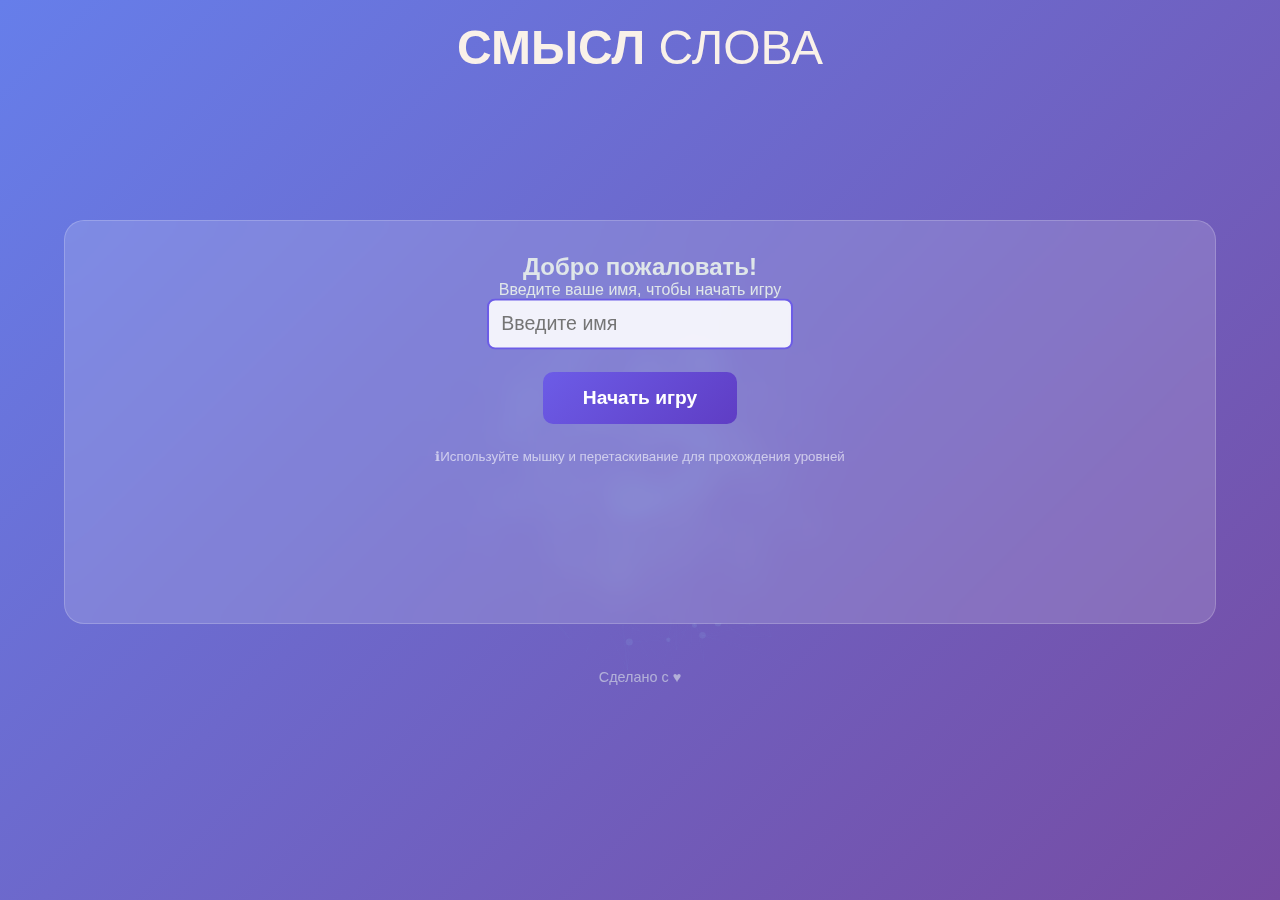
<file: index.html>
<!DOCTYPE html>
<html lang="ru">
<head>
  <meta charset="UTF-8">
  <meta name="viewport" content="width=device-width, initial-scale=1.0">
  <title>Игра: Смысл Слова</title>
  <link rel="stylesheet" href="style.css">
</head>
<body>
<div id="large-header" class="large-header">
  <canvas id="demo-canvas"></canvas>
</div>

<div class="container">
  <h1 class="main-title">
    СМЫСЛ <span class="thin">СЛОВА</span>
  </h1>


  <div id="auth-screen" class="card">
    <h2>Добро пожаловать!</h2>
    <p>Введите ваше имя, чтобы начать игру</p>
    <input type="text" id="nameInput" placeholder="Введите имя" maxlength="20"
           style="padding:12px; font-size:1.2em; width: 100%; max-width: 300px; border-radius: 8px; border: 2px solid var(--primary);">
    <br><br>
    <button class="btn btn-large" onclick="startGame()">
      Начать игру
    </button>
    <br><br>
    <small style="color: rgba(255,255,255,0.6);">
      ℹИспользуйте мышку и перетаскивание для прохождения уровней
    </small>
  </div>


  <div id="menu-screen" style="display:none;">

    <div class="side-panels">

      <div class="side-panel">
        <div class="card compact-card">
          <h3 style="margin-bottom: 15px;">Топ игроков</h3>
          <div id="mini-leaderboard">
            <div class="loading-text">Загрузка...</div>
          </div>
          <button class="btn btn-small" onclick="window.location.href='leaderboard.html'" style="margin-top: 10px;">
            Полная таблица
          </button>
        </div>
      </div>


      <div class="main-panel">
        <div class="card">
          <div class="player-info">
            <div class="player-stats">
              <div class="stat-item">
                <span class="stat-label">Игрок:</span>
                <span id="welcome-text" class="stat-value"></span>
              </div>
              <div class="stat-item">
                <span class="stat-label">Очки:</span>
                <span id="score-text" class="stat-value">0</span>
              </div>
              <div class="stat-item">
                <span class="stat-label">Пройдено:</span>
                <span id="completed-text" class="stat-value">0/3</span>
              </div>
            </div>
          </div>

          <h3 style="margin-top: 20px; margin-bottom: 15px;">Выберите уровень</h3>

          <div class="level-grid">
            <div id="lvl1" class="level-card" onclick="goTo(1)">
              <h3>Уровень 1</h3>
              <p class="level-desc">Пары</p>
              <div class="level-info">
                <small>90 сек</small>
              </div>
              <div class="level-stats" id="stats-1"></div>
            </div>

            <div id="lvl2" class="level-card" onclick="goTo(2)">
              <h3>Уровень 2</h3>
              <p class="level-desc">Скорость</p>
              <div class="level-info">
                <small>120 сек</small>
              </div>
              <div class="level-stats" id="stats-2"></div>
            </div>

            <div id="lvl3" class="level-card" onclick="goTo(3)">
              <h3>Уровень 3</h3>
              <p class="level-desc">Скорость</p>
              <div class="level-info">
                <small>120 сек</small>
              </div>
              <div class="level-stats" id="stats-3"></div>
            </div>
          </div>

          <div style="margin-top: 20px;">
            <button class="btn" style="background:#e17055" onclick="resetProgress()">
              Сбросить прогресс
            </button>
            <button class="btn" style="background:#d63031" onclick="UserManager.logout()">
              Сменить игрока
            </button>
          </div>
        </div>
      </div>


      <div class="side-panel">
        <div class="card compact-card">
          <h3 style="margin-bottom: 15px;">Как играть</h3>
          <div class="how-to-play">
            <div class="instruction-item">
              <p>1 уровень: переносите слова из кружков в наиболее подходящие категории согласно словам внутри.</p>
            </div>
            <div class="instruction-item">
              <p>Уровень 2: переносите слова в нужные категории, но теперь слова падают!</p>
            </div>
            <div class="instruction-item">
              <p>Уровень 3: переносите падающие слова в нужные категории, но теперь это сложнее намного!</p>
            </div>
            <div class="instruction-item">
              <p>Не забудьте про время!</p>
            </div>
          </div>
        </div>
      </div>
    </div>
  </div>

  <footer style="text-align: center; margin-top: 20px; opacity: 0.6; font-size: 0.9em;">
    <p>Сделано с ♥</p>
  </footer>
</div>

<script src="script.js"></script>
<script>
    function startGame() {
        const nameInput = document.getElementById('nameInput');
        const name = nameInput.value.trim();

        if (!name || name.length === 0) {
            nameInput.style.borderColor = '#d63031';
            nameInput.style.animation = 'shake 0.5s';
            setTimeout(() => {
                nameInput.style.borderColor = '';
                nameInput.style.animation = '';
            }, 500);
            NotificationManager.show("⚠ Введите имя!", 'error');
            return;
        }

        UserManager.login(name);
    }

    document.addEventListener('DOMContentLoaded', () => {
        const nameInput = document.getElementById('nameInput');
        if (nameInput) {
            nameInput.addEventListener('keypress', (e) => {
                if (e.key === 'Enter') {
                    startGame();
                }
            });
            nameInput.focus();
        }

        const adminSequence = ['а', 'д', 'м', 'и', 'н'];
        let adminProgress = 0;

        document.addEventListener('keydown', (event) => {
            const key = event.key.toLowerCase();
            if (key === adminSequence[adminProgress]) {
                adminProgress++;
                if (adminProgress === adminSequence.length) {
                    adminProgress = 0;
                    unlockAllLevels();
                }
            } else {
                adminProgress = key === adminSequence[0] ? 1 : 0;
            }
        });
    });

    function resetProgress() {
        if (!UserManager.user) return;

        //if (confirm("Вы уверены? Это сбросит весь ваш прогресс.")) {
            UserManager.user.unlocked = 1;
            UserManager.user.completedLevels = [];
            UserManager.user.attempts = {};
            UserManager.user.bestTimes = {};
            UserManager.user.score = 0;
            UserManager.save();
            window.location.reload();
        //}
    }

    function loadMiniLeaderboard() {
        const container = document.getElementById('mini-leaderboard');
        const leaders = LeaderboardManager.getTopPlayers(5);

        if (leaders.length === 0) {
            container.innerHTML = '<p style="opacity: 0.6; font-size: 0.9em;">Пока нет результатов</p>';
            return;
        }

        let html = '<div class="mini-leaderboard-list">';
        leaders.forEach((player, index) => {
            const medal = `${index + 1}.`;
            const isCurrentUser = UserManager.user && player.name === UserManager.user.name;
            html += `
                <div class="mini-leader-item ${isCurrentUser ? 'current-user' : ''}">
                    <span class="leader-rank">${medal}</span>
                    <span class="leader-name">${player.name}</span>
                    <span class="leader-score">${player.score}</span>
                </div>
            `;
        });
        html += '</div>';
        container.innerHTML = html;
    }

    function unlockAllLevels() {
        if (!UserManager.user) return;
        UserManager.user.unlocked = 3;
        UserManager.user.completedLevels = [1, 2, 3];
        UserManager.save();
        NotificationManager.show("Режим администратора активирован: все уровни разблокированы!", 'success', 5000);
        setTimeout(() => window.location.reload(), 3000);
    }

    window.onload = () => {
        AnimatedBackground.init();

        if (UserManager.user) {
            document.getElementById('auth-screen').style.display = 'none';
            document.getElementById('menu-screen').style.display = 'block';
            document.getElementById('welcome-text').innerText = UserManager.user.name;
            document.getElementById('score-text').innerText = UserManager.user.score;
            document.getElementById('completed-text').innerText =
                UserManager.user.completedLevels.length + '/3';

            loadMiniLeaderboard();

            for(let i = 1; i <= 3; i++) {
                const card = document.getElementById(`lvl${i}`);
                const statsDiv = document.getElementById(`stats-${i}`);

                if (i > UserManager.user.unlocked) {
                    card.classList.add('disabled');
                    card.style.cursor = 'not-allowed';
                }

                if (UserManager.user.completedLevels.includes(i)) {
                    card.classList.add('completed');

                    const attempts = UserManager.user.attempts[i] || 0;
                    const bestTime = UserManager.user.bestTimes[i];
                    let statsHTML = '<small>Пройдено';

                    if (bestTime) {
                        const mins = Math.floor(bestTime / 60);
                        const secs = bestTime % 60;
                        statsHTML += ` | ${mins}:${secs.toString().padStart(2, '0')}`;
                    }

                    if (attempts > 1) {
                        statsHTML += ` | ${attempts}x`;
                    }

                    statsHTML += '</small>';
                    statsDiv.innerHTML = statsHTML;
                }
            }
        } else {
            setTimeout(() => {
                const input = document.getElementById('nameInput');
                if (input) input.focus();
            }, 100);
        }
    };

    function goTo(lvl) {
        if (UserManager.user && lvl <= UserManager.user.unlocked) {
            SoundManager.click();
            window.location.href = `Levels/Level${lvl}/select-mode.html`;
        } else {
            SoundManager.error();
            NotificationManager.show("Этот уровень пока недоступен!\nПройдите предыдущие уровни, чтобы разблокировать.", 'error', 5000);
        }
    }
</script>
</body>
</html>
</file>
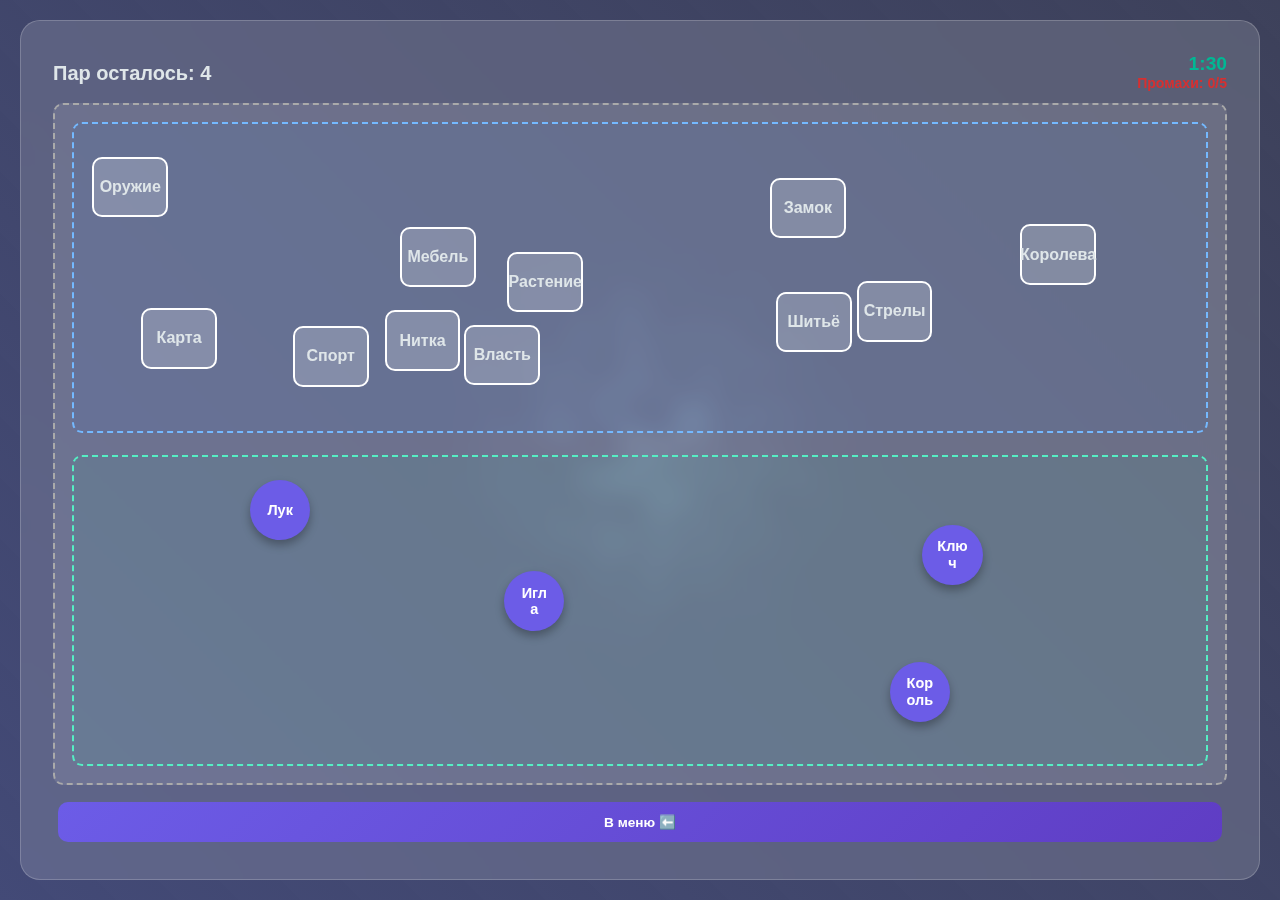
<file: Levels/Level1/index.html>
<!DOCTYPE html>
<html lang="ru">
<head>
    <meta charset="UTF-8">
    <title>Уровень 1</title>
    <link rel="stylesheet" href="../../style.css">
    <link rel="stylesheet" href="style.css">
</head>
<body>

<div id="large-header" style="background: linear-gradient(45deg, rgb(67,74,119), rgba(86,99,184,0.3));
    position: fixed;
    top: 0;
    left: 0;
    width: 100%;
    height: 100vh;"></div>
<canvas id="demo-canvas"></canvas>

<div class="container level-container">
    <div class="card level1-card">
        <h2>Перетащи круги в квадраты (Пары) 🔗</h2>
        <div id="game-area" class="game-area">
            <div id="zone-area" class="zone-area"></div>
            <div id="words-area" class="words-area"></div>
        </div>
        <button class="btn" onclick="history.back()">В меню ⬅️</button>
    </div>
</div>
    <script src="../../script.js"></script>
    <script src="script.js"></script>
<script>
    (function() {
        AnimatedBackground.init();
    })();
</script>
</body>
</html>
</file>
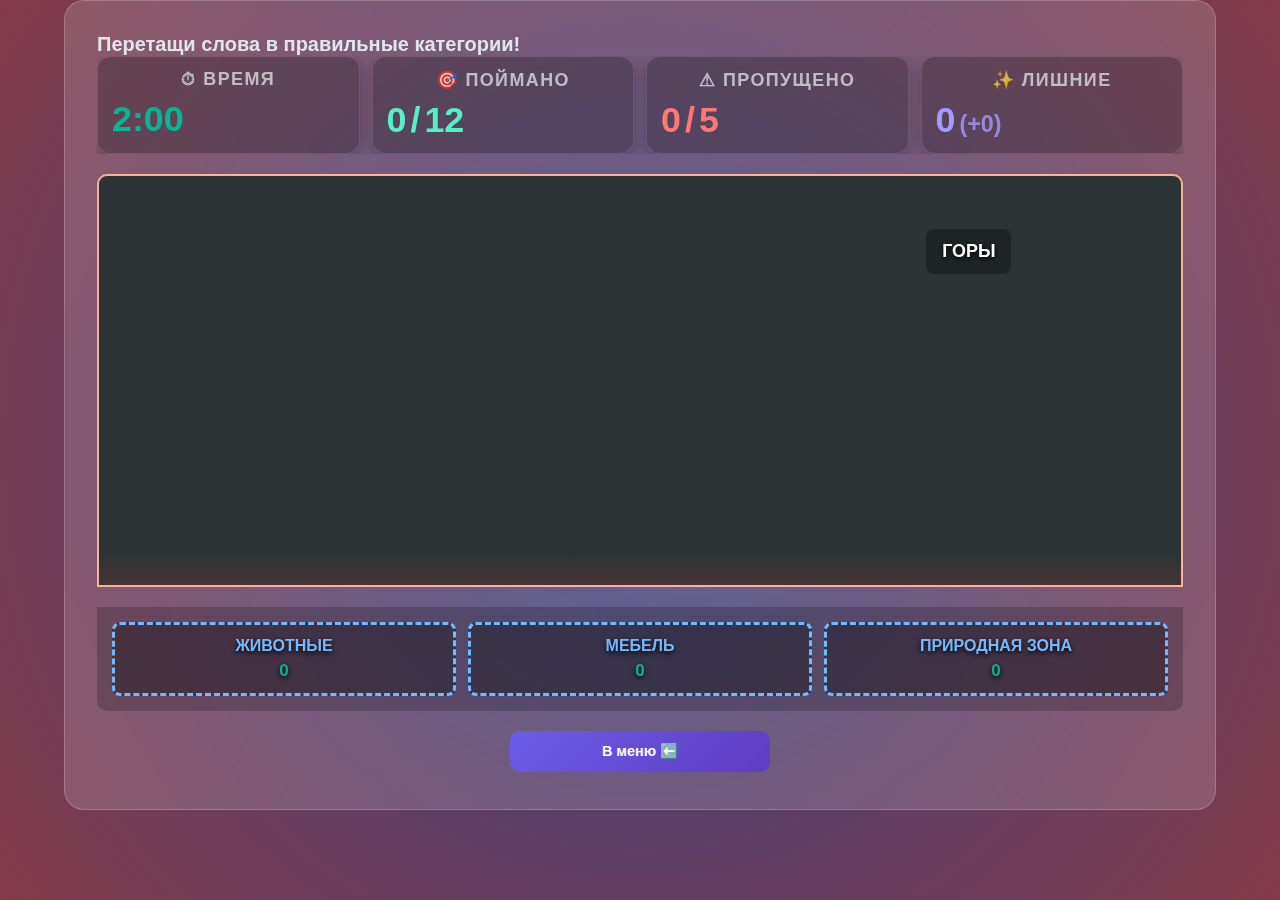
<file: Levels/Level2/index.html>
<!DOCTYPE html>
<html lang="ru">
<head>
  <meta charset="UTF-8">
  <title>Уровень 2</title>
  <link rel="stylesheet" href="../../style.css">
  <link rel="stylesheet" href="style.css">
</head>
<body>
<div id="large-header" style="background: radial-gradient(circle,rgba(63, 94, 251, 0.4) 0%, rgba(252, 70, 107, 0.4) 100%);
    position: fixed;
    top: 0;
    left: 0;
    width: 100%;
    height: 100vh;"></div>
<canvas id="demo-canvas"></canvas>
</div>
<div class="container">
  <div class="card level2-card">
    <div class="level-content">
      <h2>Перетащи слова в правильные категории! ⚡</h2>
      <div id="storm-area" class="storm-area"></div>
      <div id="categories-area" class="categories-area"></div>
    </div>
    <button class="btn level2-menu-btn" onclick="history.back()">В меню ⬅️</button>
  </div>
</div>
<script src="../../script.js"></script>
<script src="script.js"></script>
</body>
<script>
    (function() {
        AnimatedBackground.init();
    })();
</script>
</html>
</file>
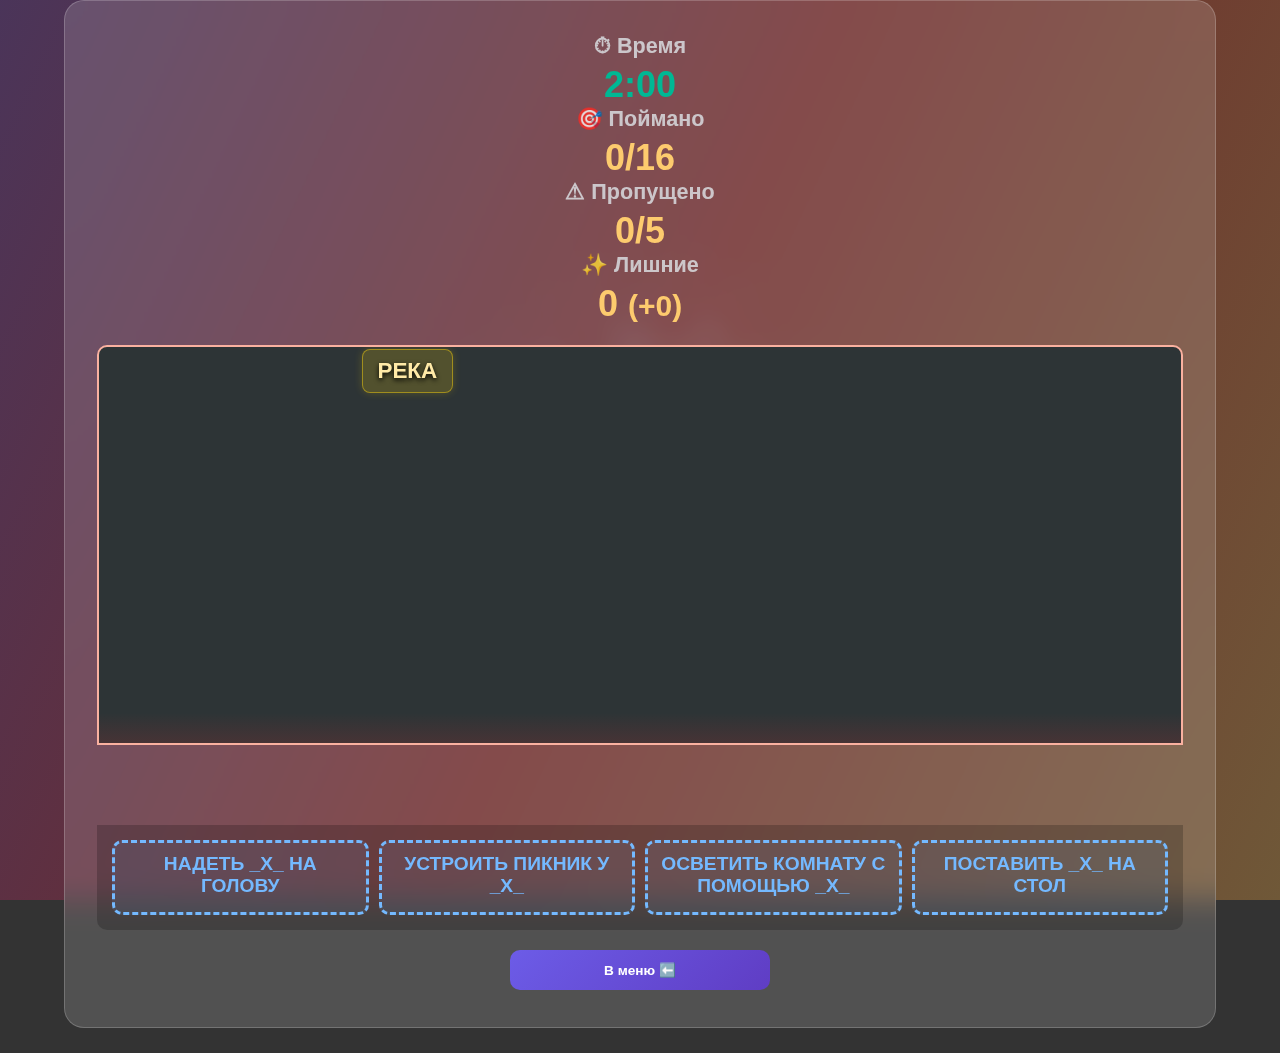
<file: Levels/Level3/index.html>
<!DOCTYPE html>
<html lang="ru">
<head>
  <meta charset="UTF-8">
  <title>Уровень 3</title>
  <link rel="stylesheet" href="../../style.css">
  <link rel="stylesheet" href="style.css">
</head>
<body>
<div id="large-header" style="background: linear-gradient(115deg,rgba(131, 58, 180, 0.3) 0%, rgba(253, 29, 29, 0.3) 50%, rgba(252, 176, 69, 0.3) 100%);
    position: fixed;
    top: 0;
    left: 0;
    width: 100%;
    height: 100vh;"></div>
<canvas id="demo-canvas"></canvas>
</div>
<div class="container">
  <div class="card level2-card">
    <div class="level-content">
      <h2>Подбери слово под подсказку «_Х_»! 🔥</h2>
      <div id="storm-area" class="storm-area"></div>
      <div id="categories-area" class="categories-area"></div>
    </div>
    <button class="btn level2-menu-btn" onclick="history.back()">В меню ⬅️</button>
  </div>
</div>
<script src="../../script.js"></script>
<script src="script.js"></script>
<script>
    (function() {
        AnimatedBackground.init();
    })();
</script>
</body>
</html>
</file>
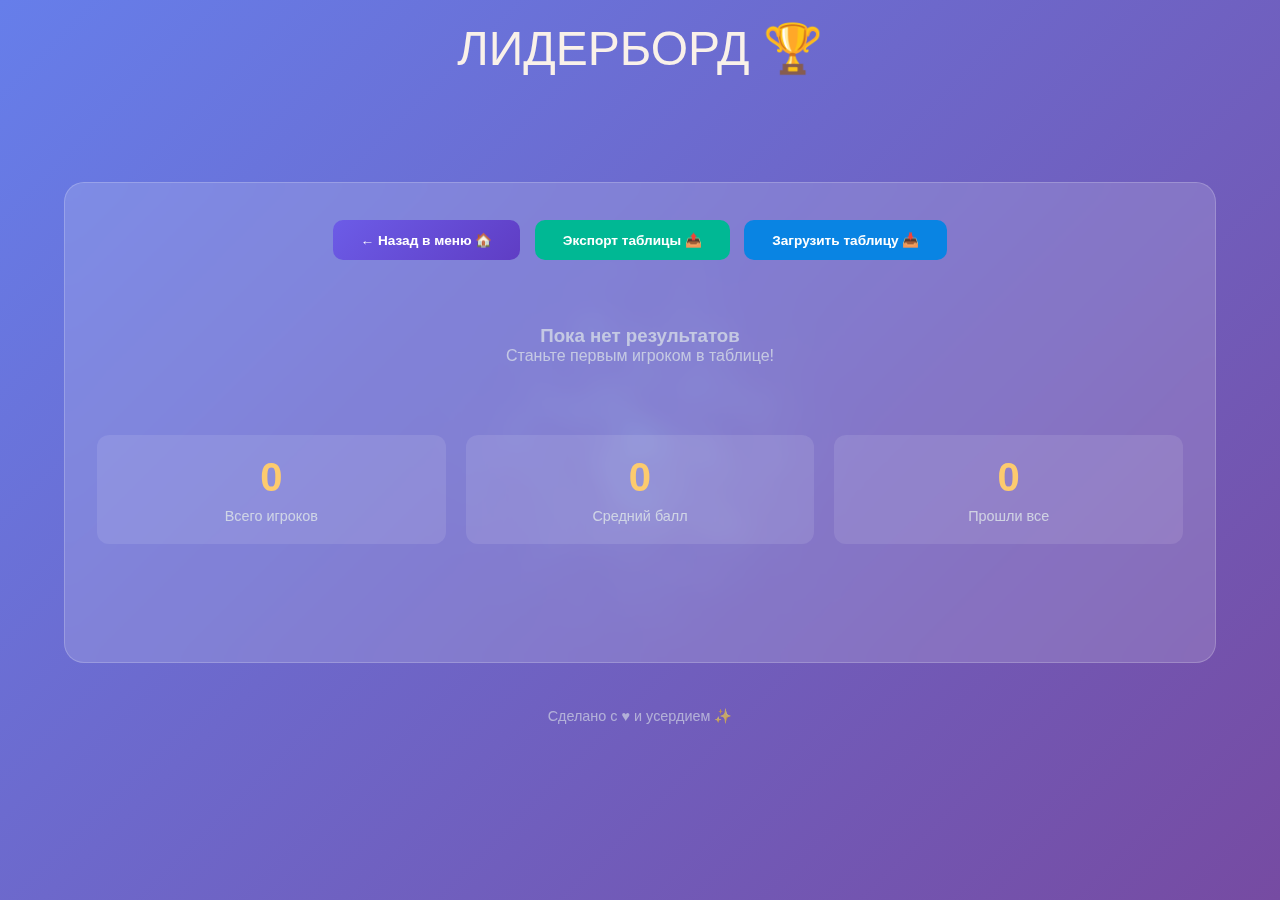
<file: leaderboard.html>
<!DOCTYPE html>
<html lang="ru">
<head>
  <meta charset="UTF-8">
  <meta name="viewport" content="width=device-width, initial-scale=1.0">
  <title>Лидерборд - Смысл Слова</title>
  <link rel="stylesheet" href="style.css">
</head>
<body>
<div id="large-header" class="large-header">
  <canvas id="demo-canvas"></canvas>
</div>

<div class="container">
  <h1 class="main-title">
    <span class="thin">ЛИДЕРБОРД 🏆</span>
  </h1>

  <div class="card">
    <div style="margin-bottom: 20px;">
      <button class="btn" onclick="window.location.href='index.html'">
        ← Назад в меню 🏠
      </button>
      <button class="btn" style="background:#00b894" onclick="exportLeaderboard()">
        Экспорт таблицы 📤
      </button>
      <button class="btn" style="background:#0984e3" onclick="document.getElementById('importFile').click()">
        Загрузить таблицу 📥
      </button>
      <input type="file" id="importFile" accept=".json" style="display:none" onchange="importLeaderboard(event)">
    </div>

    <div id="leaderboard-container" class="leaderboard-table">
      <div class="loading-text">Загрузка...</div>
    </div>

    <div class="leaderboard-stats" id="stats-info">
      <!-- Статистика будет здесь -->
    </div>
  </div>

  <footer style="text-align: center; margin-top: 20px; opacity: 0.6; font-size: 0.9em;">
    <p>Сделано с ♥ и усердием ✨</p>
  </footer>
</div>

<script src="script.js"></script>
<script>
    function loadLeaderboard() {
        const container = document.getElementById('leaderboard-container');
        let players = LeaderboardManager.getAllPlayers();

        if (players.length === 0) {
            container.innerHTML = `
            <div style="text-align: center; padding: 40px; opacity: 0.7;">
                <h3>Пока нет результатов</h3>
                <p>Станьте первым игроком в таблице!</p>
            </div>
        `;
            updateStats(players);
            return;
        }

        let html = `
        <table class="leaderboard">
            <thead>
                <tr>
                    <th>Место</th>
                    <th>Игрок</th>
                    <th>Очки</th>
                    <th>Пройдено</th>
                    <th>Лучшее время</th>
                </tr>
            </thead>
            <tbody>
    `;

        players.forEach((player, index) => {
            const medal = `${index + 1}`;
            const isCurrentUser = UserManager.user && player.name === UserManager.user.name;

            const bestTime = player.bestTimes ? Math.min(...Object.values(player.bestTimes).filter(t => t > 0)) : 0;
            const bestTimeStr = bestTime && isFinite(bestTime) ? formatTime(bestTime) : '-';
            console.log(`${bestTimeStr !== isNaN(bestTimeStr)} - ${bestTime}`);

            html += `
            <tr class="${isCurrentUser ? 'current-user-row' : ''}">
                <td class="rank-cell">${medal}</td>
                <td class="name-cell">${player.name}</td>
                <td class="score-cell">${player.score}</td>
                <td class="levels-cell">${player.completedLevels.length}/3</td>
                <td class="time-cell">${bestTimeStr ? bestTimeStr : 0}</td>
            </tr>
        `;
        });

        html += `
            </tbody>
        </table>
    `;

        container.innerHTML = html;
        updateStats(players);
    }

    function formatTime(seconds) {
        const mins = Math.floor(seconds / 60);
        const secs = seconds % 60;
        return `${mins}:${secs.toString().padStart(2, '0')}`;
    }

    function updateStats(players) {
        const statsContainer = document.getElementById('stats-info');
        const totalPlayers = players.length;
        const avgScore = totalPlayers > 0 ? Math.round(players.reduce((sum, p) => sum + p.score, 0) / totalPlayers) : 0;
        const completedAll = players.filter(p => p.completedLevels.length >= 3).length;

        statsContainer.innerHTML = `
        <div class="stats-grid">
            <div class="stat-box">
                <div class="stat-number">${totalPlayers}</div>
                <div class="stat-label">Всего игроков</div>
            </div>
            <div class="stat-box">
                <div class="stat-number">${avgScore}</div>
                <div class="stat-label">Средний балл</div>
            </div>
            <div class="stat-box">
                <div class="stat-number">${completedAll}</div>
                <div class="stat-label">Прошли все</div>
            </div>
        </div>
    `;
    }

    function exportLeaderboard() {
        try {
            const data = LeaderboardManager.exportToJSON();
            const blob = new Blob([data], { type: 'application/json' });
            const url = URL.createObjectURL(blob);
            const a = document.createElement('a');
            a.href = url;
            a.download = `leaderboard_${new Date().toISOString().slice(0,10)}.json`;
            document.body.appendChild(a);
            a.click();
            document.body.removeChild(a);
            URL.revokeObjectURL(url);

            NotificationManager.show('Таблица экспортирована успешно!', 'success');
        } catch (e) {
            NotificationManager.show('Ошибка экспорта: ' + e.message, 'error', 6000);
        }
    }

    function importLeaderboard(event) {
        const file = event.target.files[0];
        if (!file) return;

        const reader = new FileReader();
        reader.onload = function(e) {
            try {
                const success = LeaderboardManager.importFromJSON(e.target.result);
                if (success) {
                    loadLeaderboard();
                    NotificationManager.show('Таблица успешно загружена! Игроки с лучшими результатами сохранены.', 'success', 6000);
                } else {
                    NotificationManager.show('Ошибка загрузки таблицы', 'error', 6000);
                }
            } catch (err) {
                NotificationManager.show('Ошибка чтения файла: ' + err.message, 'error', 6000);
            }
            // Сбрасываем input для возможности повторной загрузки того же файла
            event.target.value = '';
        };
        reader.readAsText(file);
    }

    window.onload = () => {
        AnimatedBackground.init();
        loadLeaderboard();
    };
</script>
</body>
</html>
</file>
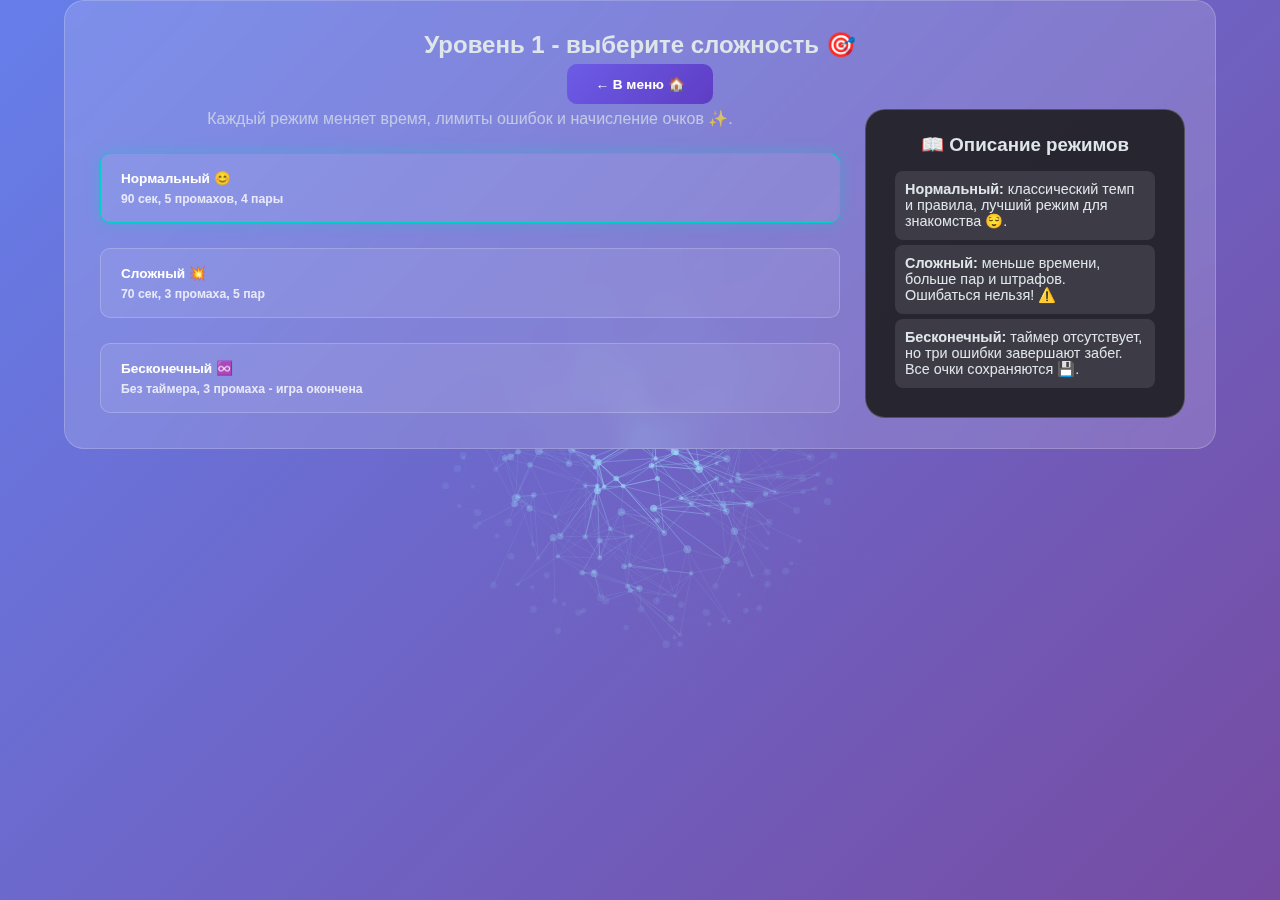
<file: Levels/Level1/select-mode.html>
<!DOCTYPE html>
<html lang="ru">
<head>
    <meta charset="UTF-8">
    <meta name="viewport" content="width=device-width, initial-scale=1.0">
    <title>Уровень 1 - выбор сложности</title>
    <link rel="stylesheet" href="../../style.css">
    <link rel="stylesheet" href="../select-mode.css">
</head>
<body>
<div id="large-header" class="large-header">
    <canvas id="demo-canvas"></canvas>
</div>

<div class="container select-mode-container">
    <div class="card mode-card mode-theme-l1">
        <div class="mode-header">
            <h2>Уровень 1 - выберите сложность 🎯</h2>
        </div>
      <button class="btn" onclick="window.location.href='../../index.html'">← В меню 🏠</button>

        <div class="mode-layout">
            <div class="mode-options">
                <p style="opacity:0.7;">Каждый режим меняет время, лимиты ошибок и начисление очков ✨.</p>
                <div class="mode-grid">
                    <button class="btn mode-btn" data-mode="normal">
                        <strong>Нормальный 😊</strong>
                        <span>90 сек, 5 промахов, 4 пары</span>
                    </button>
                    <button class="btn mode-btn" data-mode="hard">
                        <strong>Сложный 💥</strong>
                        <span>70 сек, 3 промаха, 5 пар</span>
                    </button>
                    <button class="btn mode-btn" data-mode="endless">
                        <strong>Бесконечный ♾️</strong>
                        <span>Без таймера, 3 промаха - игра окончена</span>
                    </button>
                </div>
            </div>

            <div class="mode-info card compact-card" style="background: rgba(20,20,20,0.85);">
                <h3 style="margin-bottom: 15px;">📖 Описание режимов</h3>
                <div class="instruction-item">
                    <p><strong>Нормальный:</strong> классический темп и правила, лучший режим для знакомства 😌.</p>
                </div>
                <div class="instruction-item">
                    <p><strong>Сложный:</strong> меньше времени, больше пар и штрафов. Ошибаться нельзя! ⚠️</p>
                </div>
                <div class="instruction-item">
                    <p><strong>Бесконечный:</strong> таймер отсутствует, но три ошибки завершают забег. Все очки сохраняются 💾.</p>
                </div>
            </div>
        </div>
    </div>
</div>

<script src="../../script.js"></script>
<script>
    (function() {
        AnimatedBackground.init();
        const LEVEL_ID = 1;
        const currentMode = LevelModeManager.get(LEVEL_ID, 'normal');
        const buttons = document.querySelectorAll('.mode-btn');

        buttons.forEach(btn => {
            const mode = btn.dataset.mode;
            if (mode === currentMode) {
                btn.classList.add('active');
            }
            btn.addEventListener('click', () => {
                LevelModeManager.save(LEVEL_ID, mode);
                SoundManager.click();
                window.location.href = './index.html';
            });
        });
    })();
</script>
<script>
    (function() {
        AnimatedBackground.init();
    })();
</script>
</body>
</html>
</file>
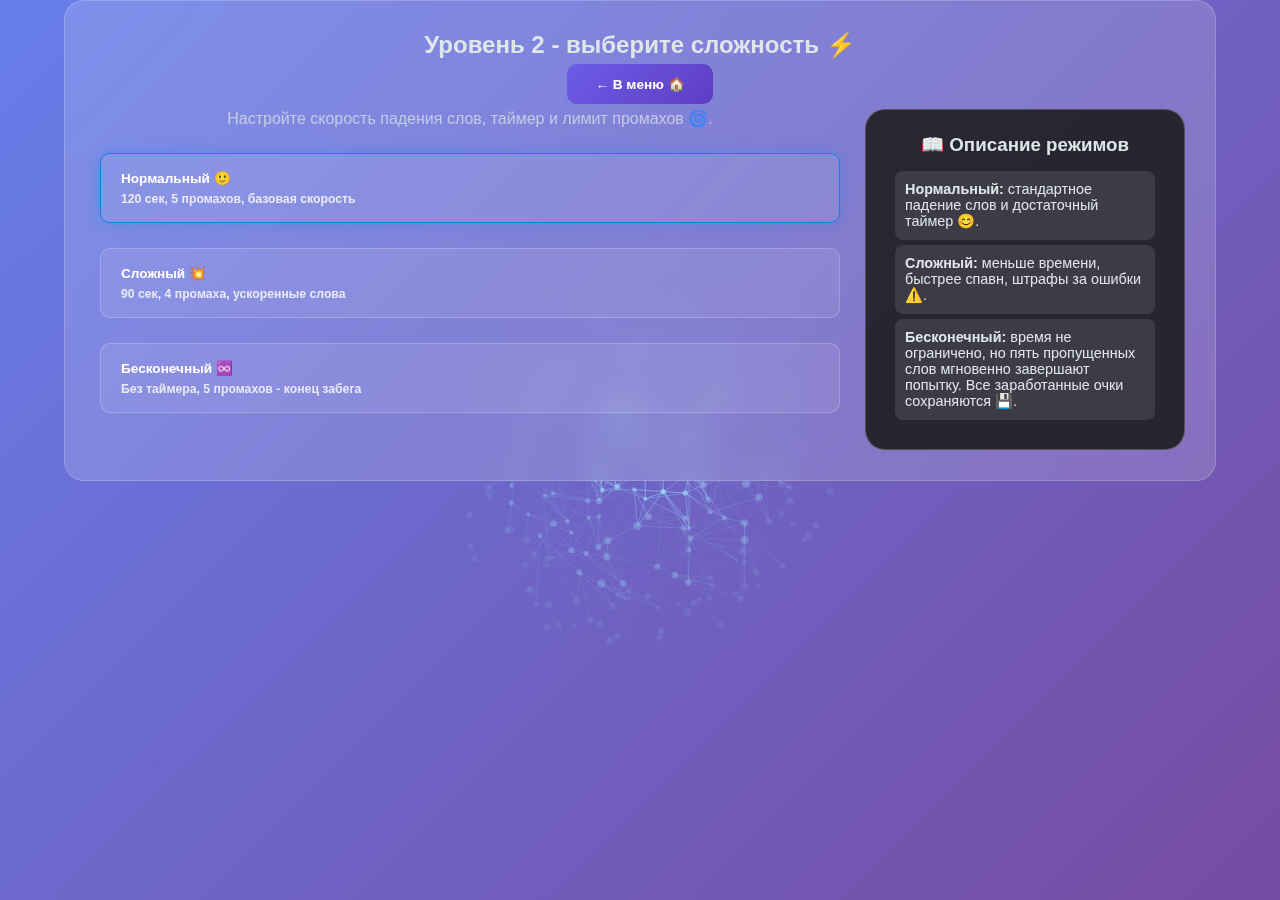
<file: Levels/Level2/select-mode.html>
<!DOCTYPE html>
<html lang="ru">
<head>
    <meta charset="UTF-8">
    <meta name="viewport" content="width=device-width, initial-scale=1.0">
    <title>Уровень 2 - выбор сложности</title>
    <link rel="stylesheet" href="../../style.css">
    <link rel="stylesheet" href="../select-mode.css">
</head>
<body>
<div id="large-header" class="large-header">
    <canvas id="demo-canvas"></canvas>
</div>

<div class="container select-mode-container">
    <div class="card mode-card mode-theme-l2">
        <div class="mode-header">
            <h2>Уровень 2 - выберите сложность ⚡</h2>
        </div>
      <button class="btn" onclick="window.location.href='../../index.html'">← В меню 🏠</button>

        <div class="mode-layout">
            <div class="mode-options">
                <p style="opacity:0.7;">Настройте скорость падения слов, таймер и лимит промахов 🌀.</p>
                <div class="mode-grid">
                    <button class="btn mode-btn" data-mode="normal">
                        <strong>Нормальный 🙂</strong>
                        <span>120 сек, 5 промахов, базовая скорость</span>
                    </button>
                    <button class="btn mode-btn" data-mode="hard">
                        <strong>Сложный 💥</strong>
                        <span>90 сек, 4 промаха, ускоренные слова</span>
                    </button>
                    <button class="btn mode-btn" data-mode="endless">
                        <strong>Бесконечный ♾️</strong>
                        <span>Без таймера, 5 промахов - конец забега</span>
                    </button>
                </div>
            </div>

            <div class="mode-info card compact-card" style="background: rgba(20,20,20,0.85);">
                <h3 style="margin-bottom: 15px;">📖 Описание режимов</h3>
                <div class="instruction-item">
                    <p><strong>Нормальный:</strong> стандартное падение слов и достаточный таймер 😊.</p>
                </div>
                <div class="instruction-item">
                    <p><strong>Сложный:</strong> меньше времени, быстрее спавн, штрафы за ошибки ⚠️.</p>
                </div>
                <div class="instruction-item">
                    <p><strong>Бесконечный:</strong> время не ограничено, но пять пропущенных слов мгновенно завершают попытку. Все заработанные очки сохраняются 💾.</p>
                </div>
            </div>
        </div>
    </div>
</div>

<script src="../../script.js"></script>
<script>
    (function() {
        AnimatedBackground.init();
        const LEVEL_ID = 2;
        const currentMode = LevelModeManager.get(LEVEL_ID, 'normal');
        const buttons = document.querySelectorAll('.mode-btn');

        buttons.forEach(btn => {
            const mode = btn.dataset.mode;
            if (mode === currentMode) {
                btn.classList.add('active');
            }
            btn.addEventListener('click', () => {
                LevelModeManager.save(LEVEL_ID, mode);
                SoundManager.click();
                window.location.href = './index.html';
            });
        });
    })();
</script>
</body>
</html>
</file>
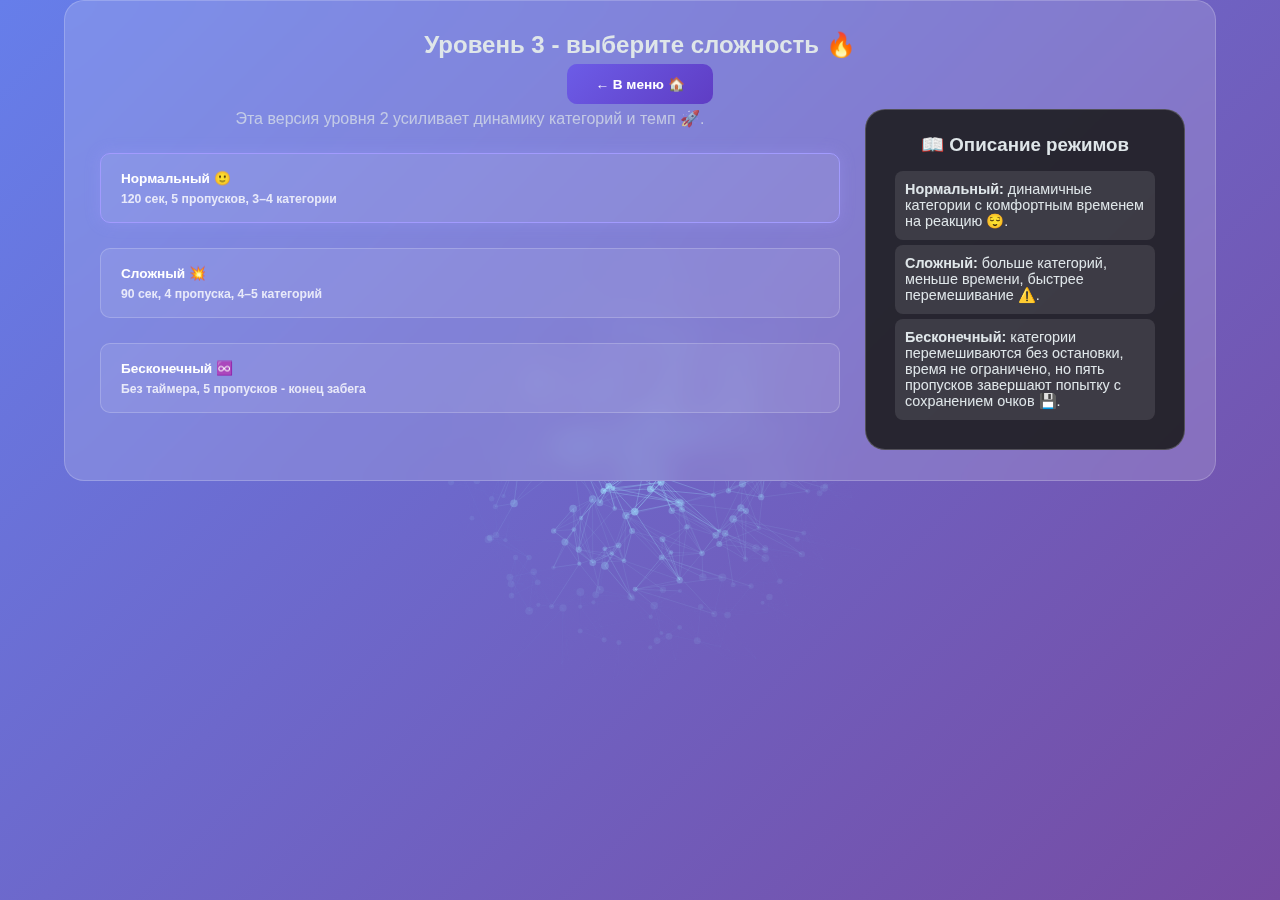
<file: Levels/Level3/select-mode.html>
<!DOCTYPE html>
<html lang="ru">
<head>
    <meta charset="UTF-8">
    <meta name="viewport" content="width=device-width, initial-scale=1.0">
    <title>Уровень 3 - выбор сложности</title>
    <link rel="stylesheet" href="../../style.css">
    <link rel="stylesheet" href="../select-mode.css">
</head>
<body>
<div id="large-header" class="large-header">
    <canvas id="demo-canvas"></canvas>
</div>

<div class="container select-mode-container">
    <div class="card mode-card mode-theme-l3">
        <div class="mode-header">
            <h2>Уровень 3 - выберите сложность 🔥</h2>
        </div>
      <button class="btn" onclick="window.location.href='../../index.html'">← В меню 🏠</button>

        <div class="mode-layout">
            <div class="mode-options">
                <p style="opacity:0.7;">Эта версия уровня 2 усиливает динамику категорий и темп 🚀.</p>
                <div class="mode-grid">
                    <button class="btn mode-btn" data-mode="normal">
                        <strong>Нормальный 🙂</strong>
                        <span>120 сек, 5 пропусков, 3–4 категории</span>
                    </button>
                    <button class="btn mode-btn" data-mode="hard">
                        <strong>Сложный 💥</strong>
                        <span>90 сек, 4 пропуска, 4–5 категорий</span>
                    </button>
                    <button class="btn mode-btn" data-mode="endless">
                        <strong>Бесконечный ♾️</strong>
                        <span>Без таймера, 5 пропусков - конец забега</span>
                    </button>
                </div>
            </div>

            <div class="mode-info card compact-card" style="background: rgba(20,20,20,0.85);">
                <h3 style="margin-bottom: 15px;">📖 Описание режимов</h3>
                <div class="instruction-item">
                    <p><strong>Нормальный:</strong> динамичные категории с комфортным временем на реакцию 😌.</p>
                </div>
                <div class="instruction-item">
                    <p><strong>Сложный:</strong> больше категорий, меньше времени, быстрее перемешивание ⚠️.</p>
                </div>
                <div class="instruction-item">
                    <p><strong>Бесконечный:</strong> категории перемешиваются без остановки, время не ограничено, но пять пропусков завершают попытку с сохранением очков 💾.</p>
                </div>
            </div>
        </div>
    </div>
</div>

<script src="../../script.js"></script>
<script>
    (function() {
        AnimatedBackground.init();
        const LEVEL_ID = 3;
        const currentMode = LevelModeManager.get(LEVEL_ID, 'normal');
        const buttons = document.querySelectorAll('.mode-btn');

        buttons.forEach(btn => {
            const mode = btn.dataset.mode;
            if (mode === currentMode) {
                btn.classList.add('active');
            }
            btn.addEventListener('click', () => {
                LevelModeManager.save(LEVEL_ID, mode);
                SoundManager.click();
                window.location.href = './index.html';
            });
        });
    })();
</script>
</body>
</html>
</file>
<file: style.css>
:root {
    --primary: #6c5ce7;
    --secondary: #00b894;
    --bg: #2d3436;
    --text: #dfe6e9;
    --error: #d63031;
    --warning: #fdcb6e;
}

* {
    box-sizing: border-box;
    margin: 0;
}

body {
    font-family: 'Segoe UI', Tahoma, Geneva, Verdana, sans-serif;
    margin: 0;
    background: #333;
    color: var(--text);
    overflow-x: hidden;
    min-height: 100vh;
    user-select: none;
}


.large-header {
    position: fixed;
    top: 0;
    left: 0;
    width: 100vw;
    height: 100vh;
    background: linear-gradient(135deg, #667eea 0%, #764ba2 100%);
    overflow: hidden;
    z-index: 0;
}

#demo-canvas {
    position: absolute;
    top: 0;
    left: 0;
    width: 100vw;
    height: 100vh;
}

.main-title {
    position: relative;
    z-index: 10;
    font-size: 3em;
    margin: 20px 0;
    color: #f9f1e9;
    text-align: center;
}

.main-title .thin {
    font-weight: 200;
}

.subtitle {
    font-size: 0.4em;
    font-weight: normal;
    margin-top: 10px;
    opacity: 0.9;
    color: #fdcb6e;
}

@media only screen and (max-width: 768px) {
    .main-title {
        font-size: 2em;
    }

    .level-grid {
        grid-template-columns: 1fr;
    }

    .container {
        padding: 15px;
    }

    .card {
        padding: 1.5rem;
    }

    .player-stats {
        flex-direction: column;
    }

    .leaderboard th,
    .leaderboard td {
        padding: 8px 10px;
        font-size: 0.9em;
    }

    .rank-cell {
        font-size: 1.1em;
    }

    .stat-number {
        font-size: 2em;
    }
}


.container {
    display:grid;
    max-width: 90vw;
    min-height: 90vh;
    margin: 0 auto;
    text-align: center;
    position: relative;
    z-index: 10;
}


.side-panels {
    display: grid;
    grid-template-columns: 1fr 2fr 1fr;
    gap: 20px;
    align-items: stretch;
    min-height: calc(50vh);
}

@media (max-width: 1200px) or (max-height: 768px) {
    .side-panels {
        grid-template-columns: 1fr;
        min-height: auto;
    }

    .side-panel {
        order: 2;
    }

    .main-panel {
        order: 1;
    }
}

.side-panel, .main-panel {
    width: 100%;
    display: flex;
    flex-direction: column;
}

.side-panel .card,
.main-panel .card {
    flex: 1;
    display: flex;
    flex-direction: column;
    height: 100%;
}


.card {
    background: rgba(255, 255, 255, 0.15);
    backdrop-filter: blur(15px);
    padding: 2rem;
    border-radius: 20px;
    margin-bottom: 25px;
    border: 1px solid rgba(255,255,255,0.2);
}

.compact-card {
    padding: 1.5rem;
    margin-bottom: 0;
}


.btn {
    padding: 12px 28px;
    font-size: 85%;
    font-weight: 600;
    cursor: pointer;
    border: none;
    border-radius: 10px;
    background: linear-gradient(135deg, var(--primary) 0%, #5f3dc4 100%);
    color: white;
    transition: all 0.3s ease;
    margin: 5px;
}

.btn:hover {
    transform: translateY(-2px);
}

.btn:active {
    transform: translateY(0);
}

.btn:disabled {
    opacity: 0.5;
    filter: grayscale(1);
    cursor: not-allowed;
    transform: none;
}

.btn-large {
    padding: 15px 40px;
    font-size: 1.2rem;
}

.btn-small {
    padding: 8px 16px;
    font-size: 0.9rem;
}


.player-info {
    background: rgba(0,0,0,0.2);
    padding: 15px;
    border-radius: 15px;
    margin-bottom: 20px;
}

.player-stats {
    display: flex;
    justify-content: space-around;
    flex-wrap: wrap;
    gap: 20px;
}

.stat-item {
    display: flex;
    flex-direction: column;
    gap: 5px;
}

.stat-label {
    font-size: 0.9em;
    opacity: 0.7;
}

.stat-value {
    font-size: 1.5em;
    font-weight: bold;
    color: var(--warning);
}


.level-grid {
    display: grid;
    grid-template-columns: repeat(auto-fit, minmax(0.3vw, 1fr));
    gap: 20px;
    margin: 20px 0;
}

.level-card {
    background: linear-gradient(135deg, rgba(255,255,255,0.95) 0%, rgba(255,255,255,0.85) 100%);
    color: #333;
    padding: 1.5rem;
    border-radius: 15px;
    transition: all 0.3s ease;
    cursor: pointer;
    position: relative;
    overflow: hidden;
    grid-template-columns:
}

.level-card::before {
    content: '';
    position: absolute;
    top: 0;
    left: 0;
    width: 100%;
    height: 4px;
    background: linear-gradient(90deg, var(--primary), var(--secondary));
}

.level-card:hover {
    transform: translateY(-5px) scale(1.02);
}

.level-card.disabled {
    opacity: 0.5;
    filter: grayscale(1);
    pointer-events: none;
    cursor: not-allowed;
}

.level-card.disabled::before {
    background: #95a5a6;
}

.level-card.completed {
    border: 3px solid var(--secondary);
    background: linear-gradient(135deg, rgba(0,230,118,0.2) 0%, rgba(255,255,255,0.9) 100%);
}

.level-card.completed::before {
    background: linear-gradient(90deg, var(--secondary), #00d68f);
}

.level-icon {
    align-items: stretch;
    font-size: 3em;
    margin: 10px 0;
}

.level-card h3 {
    margin: 10px 0 5px 0;
    font-size: 1.3em;
}

.level-desc {
    color: #666;
    font-size: 1em;
    margin: 5px 0;
}

.level-info {
    margin-top: 10px;
    padding-top: 10px;
    border-top: 1px solid rgba(0,0,0,0.1);
    color: #555;
}

.level-stats {
    margin-top: 8px;
    font-size: 0.85em;
    color: var(--secondary);
    font-weight: 600;
}


.mini-leaderboard-list {
    display: flex;
    flex-direction: column;
    gap: 8px;
    flex: 1;
    overflow-y: auto;
    padding-right: 5px;
}

.mini-leaderboard-list::-webkit-scrollbar {
    width: 6px;
}

.mini-leaderboard-list::-webkit-scrollbar-track {
    background: rgba(255,255,255,0.1);
    border-radius: 3px;
}

.mini-leaderboard-list::-webkit-scrollbar-thumb {
    background: rgba(255,255,255,0.3);
    border-radius: 3px;
}

.mini-leaderboard-list::-webkit-scrollbar-thumb:hover {
    background: rgba(255,255,255,0.5);
}

.mini-leader-item {
    display: grid;
    grid-template-columns: 40px 1fr auto;
    gap: 10px;
    align-items: center;
    padding: 8px 12px;
    background: rgba(255,255,255,0.1);
    border-radius: 8px;
    transition: all 0.2s ease;
}

.mini-leader-item:hover {
    background: rgba(255,255,255,0.15);
    transform: translateX(3px);
}

.mini-leader-item.current-user {
    background: rgba(108, 92, 231, 0.3);
    border: 2px solid var(--primary);
}

.leader-rank {
    font-size: 1.2em;
    font-weight: bold;
}

.leader-name {
    text-align: left;
    font-weight: 500;
    white-space: nowrap;
    overflow: hidden;
    text-overflow: ellipsis;
}

.leader-score {
    font-weight: bold;
    color: var(--warning);
}


.how-to-play {
    display: flex;
    flex-direction: column;
    gap: 12px;
    flex: 1;
}

.instruction-item {
    display: flex;
    align-items: center;
    gap: 12px;
    padding: 10px;
    background: rgba(255,255,255,0.1);
    border-radius: 8px;
    margin: 5px;
    text-align: left;
    flex: 1;
}

.instruction-icon {
    font-size: 1.8em;
    min-width: 40px;
    text-align: center;
    margin: 5px 5px 5px 10px;
}

.instruction-item p {
    font-size: 0.9em;
    margin: 0;
}


.leaderboard-table {
    overflow-x: auto;
    margin: 20px 0;
}

.leaderboard {
    width: 100%;
    background: rgba(255,255,255,0.2);
    border-radius: 10px;
    overflow: hidden;
}

.leaderboard thead {
    background: rgba(0,0,0,0.3);
}

.leaderboard th {
    padding: 15px;
    text-align: center;
    font-weight: 600;
    border-bottom: 2px solid rgba(255,255,255,0.2);
}

.leaderboard td {
    color: #c8ff00;
    padding: 12px 15px;
    border-bottom: 1px solid rgba(255,255,255,0.5);
}

.leaderboard tbody tr {
    transition: all 0.2s ease;
}

.leaderboard tbody tr:hover {
    background: rgba(255,255,255,0.15);
}

.current-user-row {
    background: rgba(108, 92, 231, 0.3) !important;
    border-left: 4px solid var(--primary);
}

.rank-cell {
    font-size: 1.3em;
    font-weight: bold;
    text-align: center;
}

.name-cell {
    font-weight: 600;
}

.score-cell {
    font-weight: bold;
    color: var(--warning);
    font-size: 1.1em;
}

.levels-cell {
    color: var(--secondary);
    font-weight: 600;
}

.time-cell {
    font-family: 'Courier New', monospace;
    color: rgba(255,255,255,0.8);
}


.leaderboard-stats {
    margin-top: 30px;
}

.stats-grid {
    display: grid;
    grid-template-columns: repeat(auto-fit, minmax(150px, 1fr));
    gap: 20px;
}

.stat-box {
    background: rgba(255,255,255,0.1);
    padding: 20px;
    border-radius: 12px;
    text-align: center;
}

.stat-number {
    font-size: 2.5em;
    font-weight: bold;
    color: var(--warning);
    margin-bottom: 8px;
}

.stat-label {
    font-size: 0.9em;
    opacity: 0.8;
}

.loading-text {
    padding: 40px;
    text-align: center;
    opacity: 0.7;
    font-size: 1.1em;
}


@keyframes shake {
    0%, 100% { transform: translateX(0); }
    25% { transform: translateX(-10px); }
    75% { transform: translateX(10px); }
}

@keyframes pulse {
    0%, 100% { transform: scale(1); }
    50% { transform: scale(1.05); }
}


.floating-text {
    position: fixed;
    color: var(--error);
    font-weight: bold;
    font-size: 2em;
    pointer-events: none;
    z-index: 9999;
    animation: floatUp 1s ease-out forwards;
}

@keyframes floatUp {
    0% {
        opacity: 1;
        transform: translateY(0) scale(1);
    }
    100% {
        opacity: 0;
        transform: translateY(-60px) scale(1.3);
    }
}

.notification-container {
    position: fixed;
    top: 20px;
    right: 20px;
    display: flex;
    flex-direction: column;
    gap: 12px;
    z-index: 200000;
    max-width: 320px;
    pointer-events: none;
}

.notification {
    background: rgba(20, 20, 20, 0.9);
    border-left: 4px solid var(--primary);
    border-radius: 12px;
    padding: 14px 40px 14px 18px;
    color: #fff;
    box-shadow: 0 20px 45px rgba(0, 0, 0, 0.35);
    transform: translateX(120%);
    opacity: 0;
    transition: transform 0.3s ease, opacity 0.3s ease;
    pointer-events: auto;
    position: relative;
}

.notification--visible {
    transform: translateX(0);
    opacity: 1;
}

.notification--success {
    border-color: #00b894;
}

.notification--error {
    border-color: #d63031;
}

.notification--warning {
    border-color: #fdcb6e;
}

.notification__close {
    position: absolute;
    top: 8px;
    right: 10px;
    background: transparent;
    border: none;
    color: #fff;
    font-size: 1.2em;
    cursor: pointer;
    padding: 0;
}

.notification__close:hover {
    opacity: 0.8;
}

.notification__content {
    font-size: 0.95em;
    line-height: 1.4;
}

.screen-blocker {
    position: fixed;
    top: 0;
    left: 0;
    width: 100%;
    height: 100%;
    background: rgba(13, 17, 23, 0.85);
    backdrop-filter: blur(6px);
    display: flex;
    flex-direction: column;
    gap: 12px;
    justify-content: center;
    align-items: center;
    z-index: 150000;
    opacity: 0;
    pointer-events: none;
    transition: opacity 0.3s ease;
    color: #fff;
    text-align: center;
    padding: 20px;
}

.screen-blocker.visible {
    opacity: 1;
    pointer-events: all;
}

.screen-blocker__spinner {
    width: 48px;
    height: 48px;
    border-radius: 50%;
    border: 4px solid rgba(255, 255, 255, 0.3);
    border-top-color: var(--primary);
    animation: spin 1s linear infinite;
}

.screen-blocker__text {
    font-size: 1.2em;
    line-height: 1.5;
    max-width: 480px;
}

@keyframes spin {
    from { transform: rotate(0deg); }
    to { transform: rotate(360deg); }
}


input[type="text"] {
    background: rgba(255,255,255,0.9);
    border: 2px solid var(--primary);
    padding: 12px;
    font-size: 1.1em;
    border-radius: 8px;
    transition: all 0.3s ease;
}

input[type="text"]:focus {
    outline: none;
    border-color: var(--secondary);
    transform: scale(1.02);
}
</file>
<file: Levels/Level1/style.css>
.level-container {
    width: 100%;
    max-width: 100%;
    min-height: 100vh;
    max-height: 100vh;
    display: flex;
    align-items: stretch;
    justify-content: center;
    padding: 20px;
    overflow: hidden;
}

.level1-card {
    display: flex;
    flex-direction: column;
    gap: 12px;
    height: calc(100vh - 40px);
    max-height: calc(100vh - 40px);
    overflow: hidden;
    width: 100%;
    max-width: 1500px;
    margin: 0 auto;
}

.game-area {
    flex: 1;
    min-height: 0;
    display: flex;
    flex-direction: column;
    gap: 12px;
    background: rgba(255,255,255,0.1);
    border: 2px dashed #aaa;
    border-radius: 10px;
    padding: 12px;
    min-height: 360px;
}
.drop-zone {
    width: var(--zone-width, 110px);
    height: var(--zone-height, 80px);
    border: 2px solid white;
    background: rgba(255,255,255,0.2);
    display: flex;
    align-items: center;
    justify-content: center;
    position: absolute; 
    border-radius: 10px;
    font-weight: bold;
}
.dragger {
    width: var(--drag-size, 80px);
    height: var(--drag-size, 80px);
    background: var(--primary);
    color: white;
    border-radius: 50%;
    position: absolute;
    display: flex;
    align-items: center;
    justify-content: center;
    cursor: grab;
    z-index: 100;
    box-shadow: 0 5px 10px rgba(0,0,0,0.3);
    font-size: clamp(12px, calc(var(--drag-size, 80px) * 0.24), 18px);
    padding: 8px;
    box-sizing: border-box;
    text-align: center;
    word-break: break-word;
    line-height: 1.15;
}
.dragger:active { cursor: grabbing; transform: scale(1.1); }

.zone-area,
.words-area {
    width: calc(100% - 10px);
    position: relative;
    display: block;
    border-radius: 10px;
    margin: 5px 5px 5px 5px;
}

.zone-area {
    flex: 1;
    min-height: 210px;
    height: 55%;
    border: 2px dashed #74b9ff;
    background: rgba(0, 121, 255, 0.05);
    position: relative;
}

.words-area {
    flex: 1;
    min-height: 80px;
    height: 45%;
    border: 2px dashed #55efc4;
    background: rgba(0, 255, 150, 0.05);
    position: relative;
}
</file>
<file: Levels/Level2/style.css>
:root {
    --level-padding: clamp(12px, 2vw, 24px);
}

html, body {
    height: 100%;
    width: 100%;
}

body {
    margin: 0;
    overflow: hidden;
    font-size: clamp(14px, 1.5vw, 17px);
}

.level-container {
    height: 100vh;
    padding: var(--level-padding);
    box-sizing: border-box;
    display: flex;
    flex-direction: column;
    align-items: stretch;
    justify-content: center;
    overflow: hidden;
    max-width: 100%;
}

.storm-area {
    min-height: 60px;
    background: #2d3436;
    position: relative;
    overflow: hidden;
    border: 2px solid #fab1a0;
    border-radius: 10px 10px 0 0;
    margin-bottom: 0;
    flex: 1 1 0;
    max-height: 60vh;
    max-width: 100%;
}
.storm-area::after {
    content: '';
    position: absolute;
    bottom: -30px;
    left: 0;
    width: 100%;
    height: 60px;
    background: linear-gradient(to bottom, transparent, rgba(214, 48, 49, 0.3));
    pointer-events: none;
    border-radius: 0 0 10px 10px;
}

.categories-area {
    display: flex;
    gap: clamp(6px, 1vw, 12px);
    padding: clamp(10px, 1.5vw, 15px);
    background: rgba(0, 0, 0, 0.2);
    border-radius: 0 0 10px 10px;
    flex-wrap: nowrap;
    flex: 0 1 17vh;
    max-width: 100%;
    max-height: min-content;
}

.category-zone {
    flex: 1 1 0;
    border: 3px dashed #74b9ff;
    background: rgba(116, 185, 255, 0.1);
    border-radius: 10px;
    padding: clamp(8px, 1.5vw, 12px);
    text-align: center;
    transition: all 0.3s;
    position: relative;
    overflow: hidden;
    font-size: clamp(0.2rem, 1.4vw, 4.35rem);
    font-weight: bold;
    text-shadow: 0 2px 5px black;
    padding: clamp(6px, 1.6vw, 12px) clamp(10px, 2.4vw, 16px);
    background: rgba(0, 0, 0, 0.3);
    border-radius: 8px;
    cursor: grab;
    user-select: none;
    z-index: 100;
    transition: transform 0.1s;
    max-height: min(10vh, 280px);
}

.category-zone.highlight {
    border-color: #0984e3;
    background: rgba(116, 185, 255, 0.3);
    transform: scale(1.05);
}

.category-zone.correct {
    border-color: #00b894;
    background: rgba(0, 184, 148, 0.2);
    animation: successPulse 0.5s;
}

.category-zone.wrong {
    border-color: #d63031;
    background: rgba(214, 48, 49, 0.2);
    animation: shake 0.5s;
}

.category-label {
    font-weight: bold;
    font-size: clamp(0.2rem, calc(75% + 1.4vw), 1rem);
    color: #74b9ff;
    margin-bottom: clamp(2px, 0.8vw, 5px);
    text-transform: uppercase;
}

.category-description {
    font-size: clamp(0.75em, 1.5vw, 0.95em);
    color: #dfe6e9;
    margin-bottom: 10px;
}

.category-counter {
    font-size: clamp(0.8em, 1.6vw, 0.95em);
    color: #00b894;
    font-weight: bold;
    margin-top: clamp(2px, 0.8vw, 6px);
}

.falling-word {
    position: absolute;
    color: white;
    font-size: clamp(0.2rem, 1.4vw, 4.35rem);
    font-weight: bold;
    text-shadow: 0 2px 5px black;
    padding: clamp(6px, 1.6vw, 12px) clamp(10px, 2.4vw, 16px);
    background: rgba(0, 0, 0, 0.3);
    border-radius: 8px;
    cursor: grab;
    user-select: none;
    z-index: 100;
    transition: transform 0.1s;
    max-width: min(38vw, 280px);
}

.falling-word:hover {
    transform: scale(1.02);
}

.falling-word.dragging {
    cursor: grabbing;
    transform: scale(1.2) rotate(5deg);
    box-shadow: 0 10px 25px rgba(0, 0, 0, 0.5);
    z-index: 1000;
}

.falling-word.caught {
    pointer-events: none;
    opacity: 0;
}

.level2-card {
    display: flex;
    flex-direction: column;
    gap: clamp(12px, 1.6vw, 20px);
    height: 100%;
    min-height: 0;
}

.level2-card .level-content {
    display: flex;
    flex-direction: column;
    gap: 20px;
    flex: 1;
    min-height: 0;
    overflow: hidden;
}

.level-header {
}

.level-title {
    font-size: clamp(1rem, 2vw, 1.25rem);
    font-weight: 600;
    text-align: left;
}

.level-stats-panel {
    display: flex;
    flex-wrap: nowrap;
    gap: clamp(6px, 1vw, 12px);
    justify-content: flex-end;
    flex-direction: row;
    overflow: hidden;
}

.stat-item {
    padding: clamp(8px, 1.6vw, 12px) clamp(10px, 2vw, 14px);
    border-radius: 14px;
    background: rgba(0, 0, 0, 0.25);
    border: 1px solid rgba(255, 255, 255, 0.12);
    box-shadow: 0 4px 15px rgba(0, 0, 0, 0.25);
    flex: 1 1 0;
    white-space: nowrap;
    overflow: hidden;
    text-overflow: ellipsis;
}

.stat-label {
    font-size: clamp(0.65vw, 1.4vw, 4.2vw);
    text-transform: uppercase;
    letter-spacing: 0.08em;
    opacity: 0.75;
}

.stat-value {
    font-size: clamp(1vw, 2.8vw, 4.2vw);
    font-weight: 700;
    margin-top: 4px;
    color: #dfe6e9;
    display: flex;
    gap: 4px;
    align-items: baseline;
}

.stat-item--bonus {
    white-space: nowrap;
}

.stat-item--time .stat-value {
    color: #00b894;
}

.stat-item--good .stat-value {
    color: #55efc4;
}

.stat-item--bad .stat-value {
    color: #ff7675;
}

.stat-item--bonus .stat-value {
    color: #a29bfe;
}

.stat-item small {
    font-size: 0.65em;
    opacity: 0.8;
}

.level2-menu-btn {
    margin-top: auto;
    align-self: center;
    width: clamp(160px, 40%, 260px);
}

@keyframes successPulse {
    0%, 100% { transform: scale(1); }
    50% { transform: scale(1.1); }
}

@keyframes shake {
    0%, 100% { transform: translateX(0); }
    25% { transform: translateX(-10px); }
    75% { transform: translateX(10px); }
}
</file>
<file: Levels/Level3/style.css>
.storm-area {
    min-height: 400px;
    background: #2d3436;
    position: relative;
    overflow: hidden;
    border: 2px solid #fab1a0;
    border-radius: 10px 10px 0 0;
    
    margin-bottom: 60px;
}
.storm-area::after {
    content: '';
    position: absolute;
    bottom: -30px;
    left: 0;
    width: 100%;
    height: 60px;
    background: linear-gradient(to bottom, transparent, rgba(214, 48, 49, 0.3));
    pointer-events: none;
    border-radius: 0 0 10px 10px;
}

.categories-area {
    display: flex;
    gap: 10px;
    padding: 15px;
    background: rgba(0, 0, 0, 0.2);
    border-radius: 0 0 10px 10px;
    min-height: 100px;
    flex-wrap: wrap;
}

.category-zone {
    flex: 1;
    min-width: 150px;
    border: 3px dashed #74b9ff;
    background: rgba(116, 185, 255, 0.1);
    border-radius: 10px;
    padding: 10px;
    text-align: center;
    transition: all 0.3s;
    position: relative;
}

.category-zone.highlight {
    border-color: #0984e3;
    background: rgba(116, 185, 255, 0.3);
    transform: scale(1.05);
}

.category-zone.correct {
    border-color: #00b894;
    background: rgba(0, 184, 148, 0.2);
    animation: successPulse 0.5s;
}

.category-zone.wrong {
    border-color: #d63031;
    background: rgba(214, 48, 49, 0.2);
    animation: shake 0.5s;
}

.category-label {
    font-weight: bold;
    font-size: 1.2em;
    color: #74b9ff;
    margin-bottom: 5px;
    text-transform: uppercase;
}

.category-description {
    font-size: 0.8em;
    color: #dfe6e9;
    margin-bottom: 10px;
}

.category-counter {
    font-size: 0.9em;
    color: #00b894;
    font-weight: bold;
    margin-top: 5px;
}

.falling-word {
    position: absolute;
    color: white;
    font-size: 1.4em;
    font-weight: bold;
    text-shadow: 0 2px 5px black;
    padding: 8px 15px;
    background: rgba(0, 0, 0, 0.3);
    border-radius: 8px;
    cursor: grab;
    user-select: none;
    z-index: 100;
    transition: transform 0.1s;
}

.falling-word:hover {
    transform: scale(1.02);
}

.falling-word.dragging {
    cursor: grabbing;
    transform: scale(1.2) rotate(5deg);
    box-shadow: 0 10px 25px rgba(0, 0, 0, 0.5);
    z-index: 1000;
}

.falling-word.caught {
    pointer-events: none;
    opacity: 0;
}

.level2-card {
    display: flex;
    flex-direction: column;
    gap: 20px;
}

.level2-card .level-content {
    display: flex;
    flex-direction: column;
    gap: 20px;
    flex: 1;
}

.level2-menu-btn {
    margin-top: auto;
    align-self: center;
    width: clamp(160px, 40%, 260px);
}

@keyframes successPulse {
    0%, 100% { transform: scale(1); }
    50% { transform: scale(1.1); }
}

@keyframes shake {
    0%, 100% { transform: translateX(0); }
    25% { transform: translateX(-10px); }
    75% { transform: translateX(10px); }
}
</file>
<file: Levels/select-mode.css>
.select-mode-container {
    min-height: 40vh;
    display: flex;
    align-items: center;
}

.mode-card {
    --accent-color: #00cec9;
    --accent-shadow: rgba(0, 206, 201, 0.3);
    padding: 30px;
    width: 100%;
}

.mode-card.mode-theme-l2 {
    --accent-color: #0984e3;
    --accent-shadow: rgba(9, 132, 227, 0.3);
}

.mode-card.mode-theme-l3 {
    --accent-color: #a29bfe;
    --accent-shadow: rgba(162, 155, 254, 0.3);
}

.mode-layout {
    display: flex;
    flex-wrap: wrap;
    gap: 20px;
}

.mode-options {
    flex: 1 1 320px;
}

.mode-info {
    flex: 0 1 320px;
}

.mode-grid {
    display: flex;
    flex-direction: column;
    gap: 15px;
    margin-top: 20px;
}

.mode-btn {
    display: flex;
    flex-direction: column;
    align-items: flex-start;
    gap: 6px;
    text-align: left;
    padding: 16px 20px;
    background: rgba(255, 255, 255, 0.08);
    border: 1px solid rgba(255, 255, 255, 0.2);
    transition: transform 0.2s, border 0.2s, box-shadow 0.2s;
}

.mode-btn:hover {
    transform: translateY(-2px);
}

.mode-btn.active {
    border-color: var(--accent-color);
    box-shadow: 0 0 15px var(--accent-shadow);
}

.mode-btn span {
    opacity: 0.8;
    font-size: 0.9em;
}

.mode-header {
    display: flex;
    justify-content: center;
    align-items: center;
    gap: 10px;
    flex-wrap: wrap;
}

h2 {
    text-align: center;
}

@media (max-width: 900px) {
    .mode-layout {
        flex-direction: column;
    }
}
</file>
